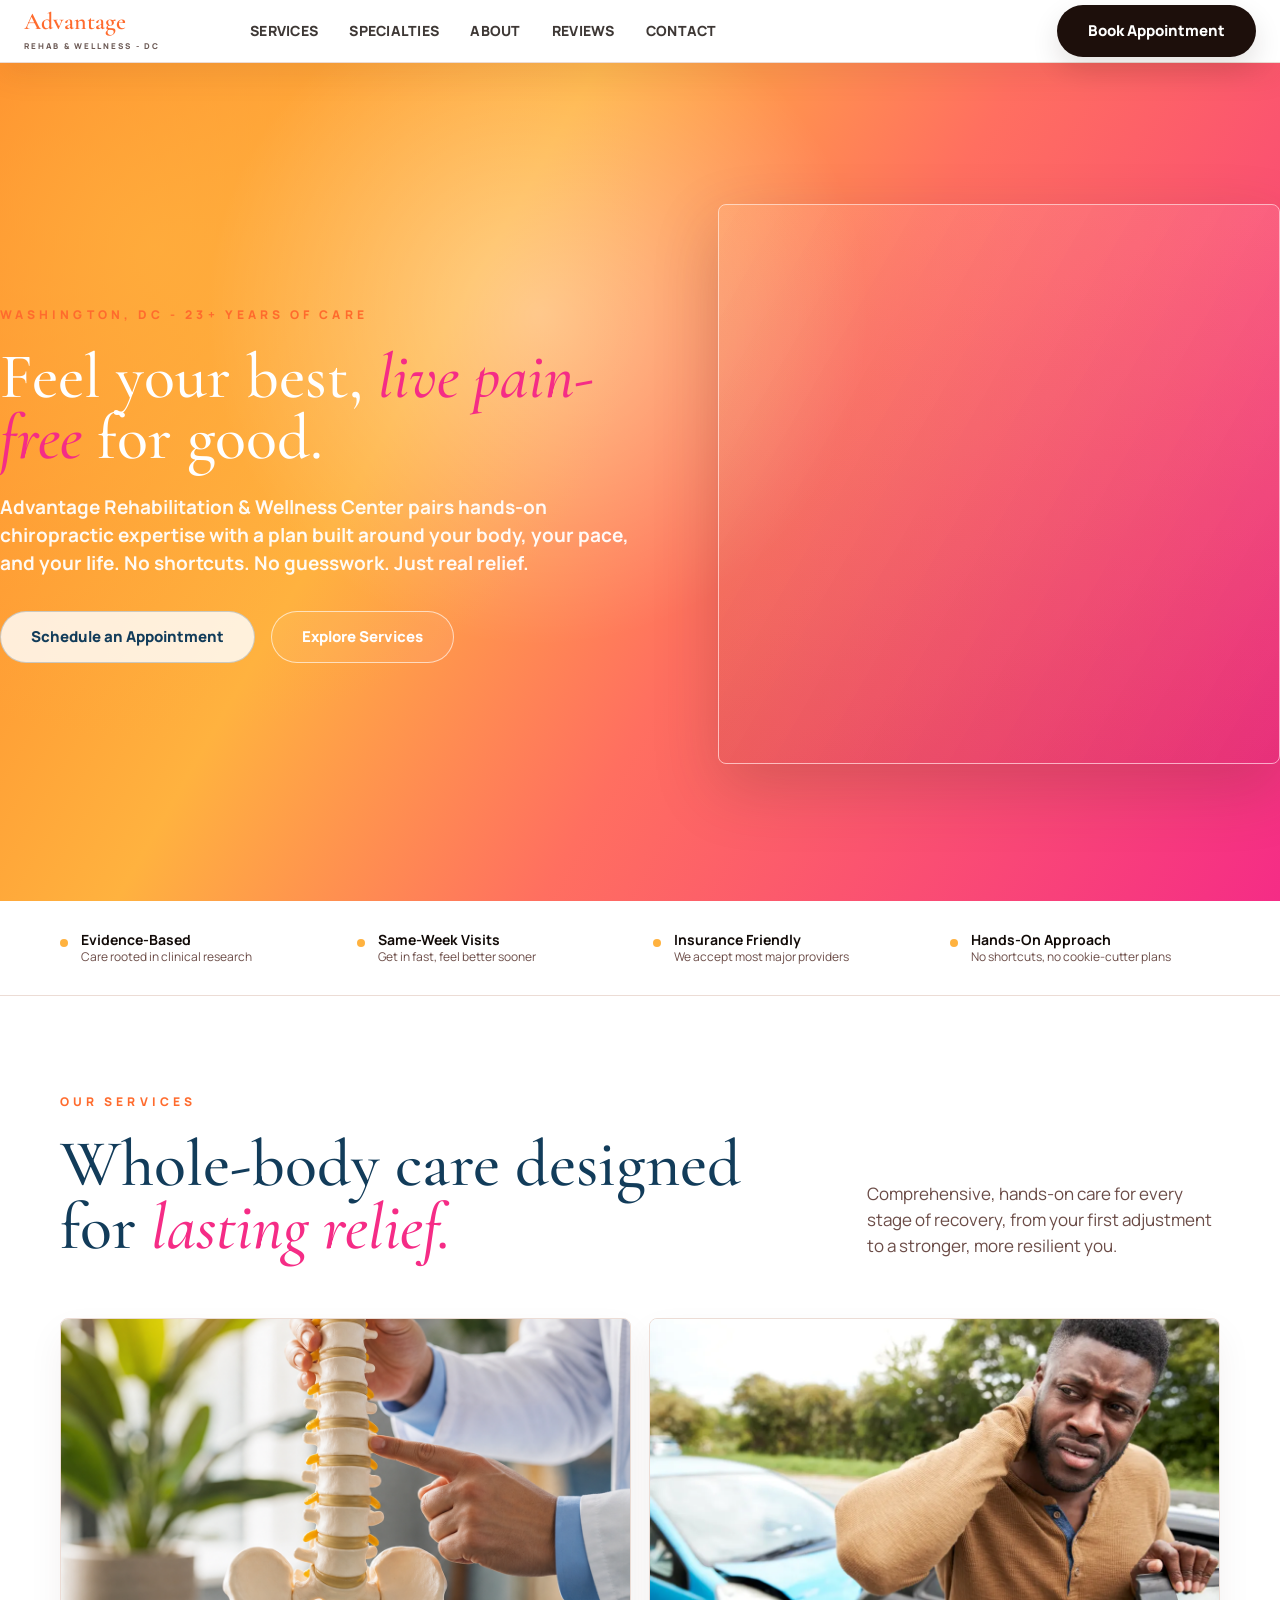
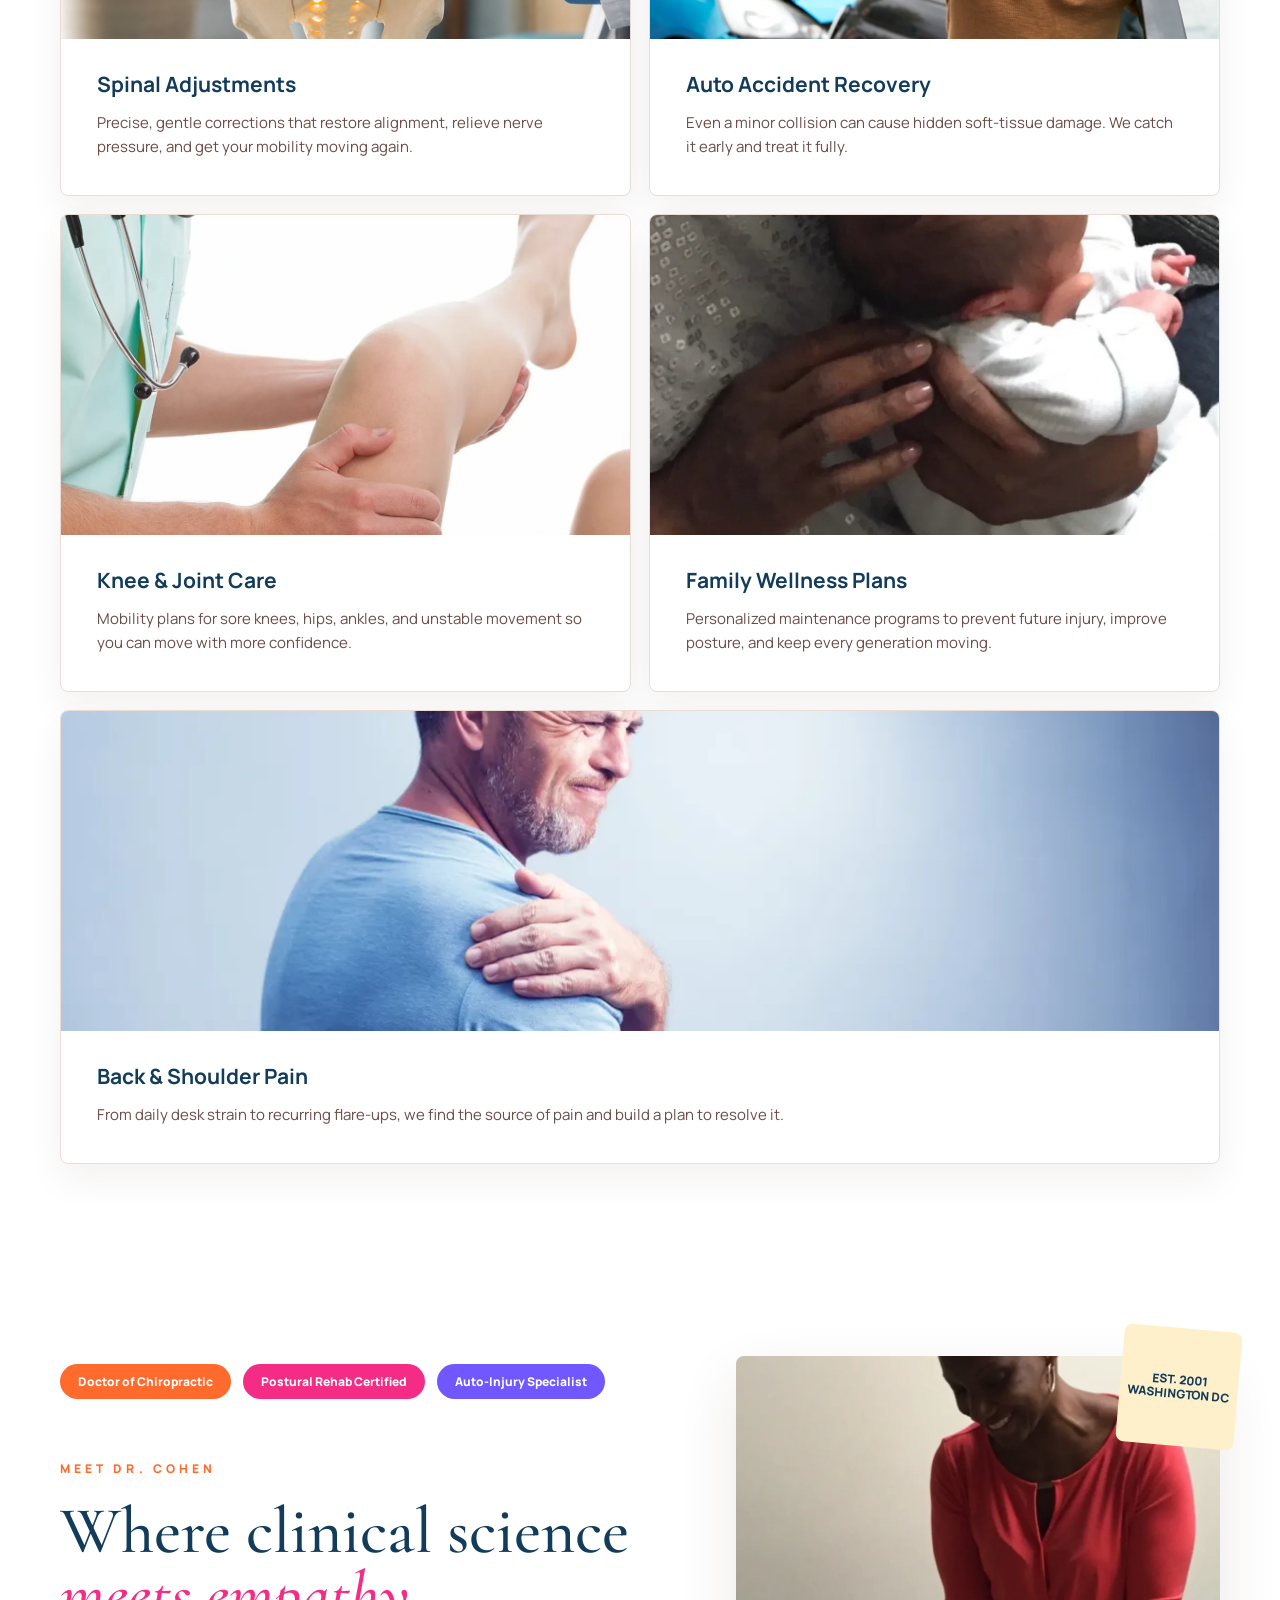
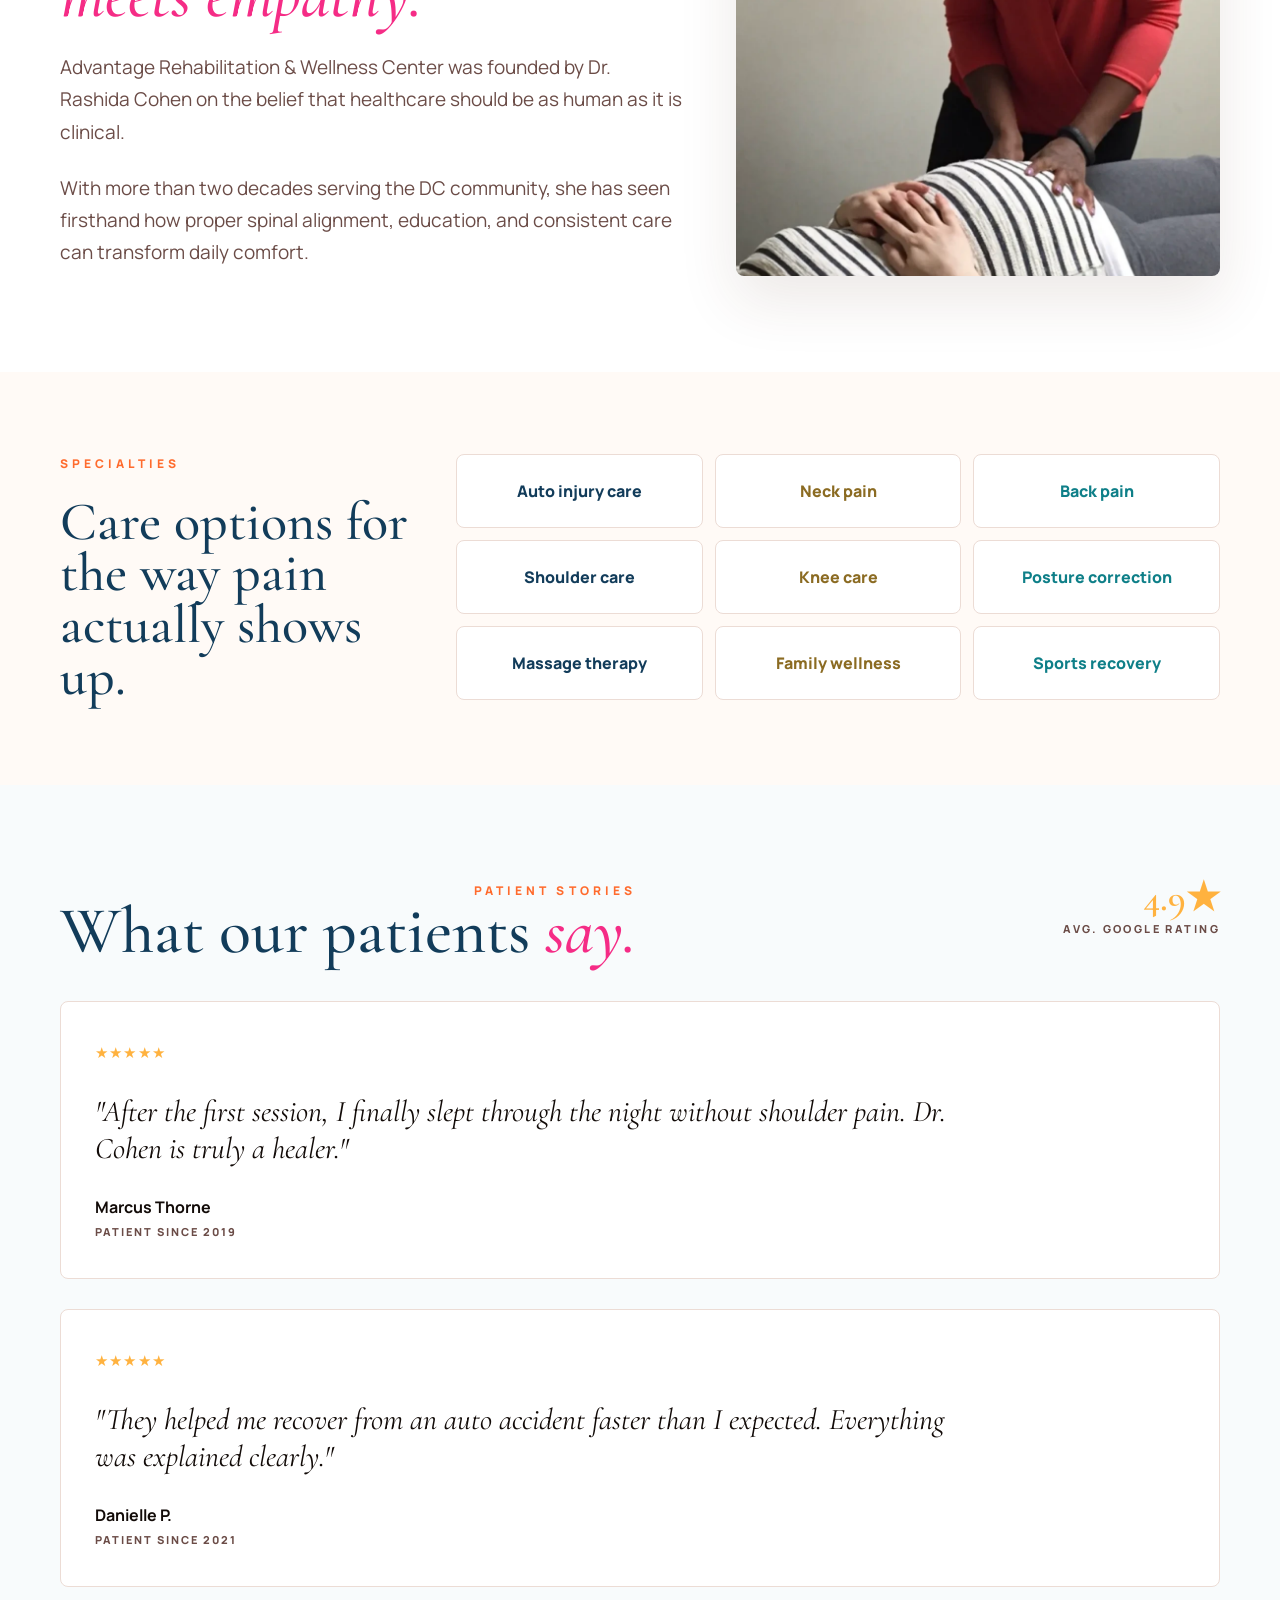
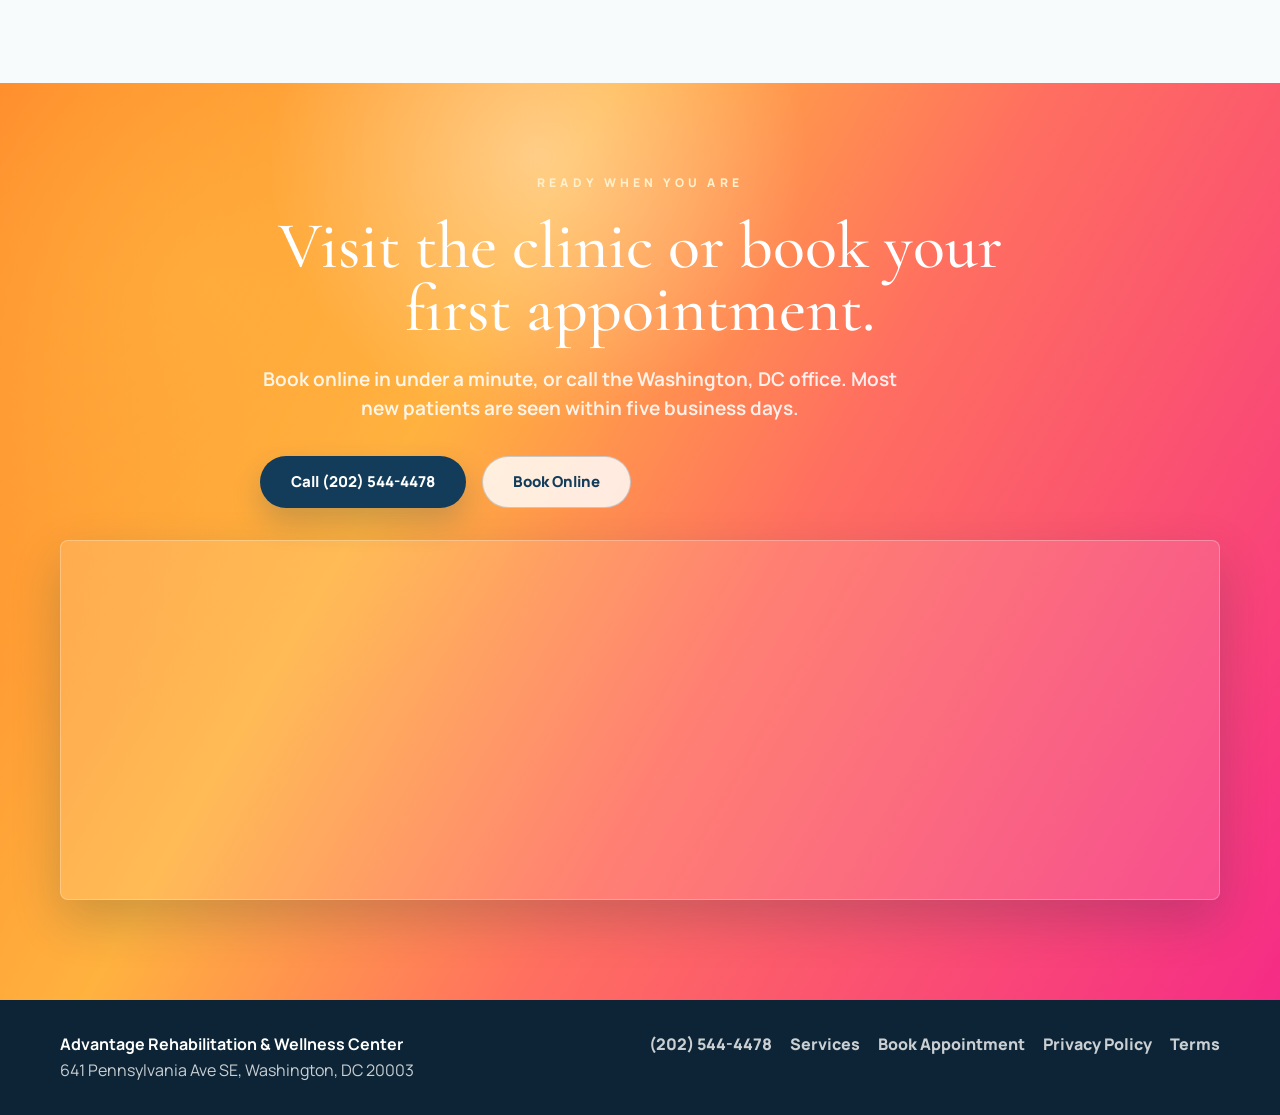
<file: index.html>
<!DOCTYPE html>
<html lang="en">
<head>
  <meta charset="UTF-8">
  <meta name="viewport" content="width=device-width, initial-scale=1.0">
  <title>Advantage Rehabilitation & Wellness Center | Caring Chiropractor DC</title>
  <meta name="description" content="Modern chiropractic care in Washington, DC with Dr. Rashida Cohen. Auto accident recovery, back pain, family wellness, posture, joint care, and same-week appointments.">
  <link rel="preconnect" href="https://fonts.googleapis.com">
  <link rel="preconnect" href="https://fonts.gstatic.com" crossorigin>
  <link href="https://fonts.googleapis.com/css2?family=Cormorant+Garamond:ital,wght@0,500;0,600;1,500;1,600&family=Manrope:wght@400;500;600;700;800&display=swap" rel="stylesheet">
  <link rel="stylesheet" href="css/gradient-cta.css?v=20260702l">
</head>
<body>
  <header class="site-header">
    <nav class="nav-shell" aria-label="Primary navigation">
      <a href="#top" class="brand" aria-label="Advantage Rehabilitation home">
        <span>
          Advantage
          <small>Rehab & Wellness - DC</small>
        </span>
      </a>

      <button class="menu-toggle" id="menuToggle" type="button" aria-label="Open navigation" aria-controls="navLinks" aria-expanded="false">
        <span></span><span></span><span></span>
      </button>

      <ul class="nav-links" id="navLinks">
        <li><a href="#services">Services</a></li>
        <li><a href="#specialties">Specialties</a></li>
        <li><a href="#about">About</a></li>
        <li><a href="#reviews">Reviews</a></li>
        <li><a href="#contact">Contact</a></li>
      </ul>

      <a class="nav-action" href="#contact">Book Appointment</a>
    </nav>
  </header>

  <main id="top">
    <section class="hero">
      <div class="wrap hero-layout">
        <div class="hero-copy">
          <p class="eyebrow">Washington, DC - 23+ Years of Care</p>
          <h1>Feel your best, <em>live pain-free</em> for good.</h1>
          <p>Advantage Rehabilitation & Wellness Center pairs hands-on chiropractic expertise with a plan built around your body, your pace, and your life. No shortcuts. No guesswork. Just real relief.</p>
          <div class="hero-actions">
            <a href="#contact" class="btn btn-secondary">Schedule an Appointment</a>
            <a href="#services" class="btn btn-outline">Explore Services</a>
          </div>
        </div>
        <div class="hero-media" aria-label="Chiropractic care photo slideshow">
          <img src="images/ai-care-consultation.png" alt="Chiropractic consultation in a modern clinic">
          <img src="images/ai-hero-clinic.png" alt="Modern chiropractic wellness consultation">
          <img src="images/ai-spine-thumbnail.png" alt="Spinal alignment model in a modern clinic">
          <img src="images/dr-cohen-adjustment.webp" alt="Dr. Rashida Cohen performing a chiropractic adjustment">
          <div class="hero-logo-card" aria-hidden="true">
            <span>Advantage</span>
            <strong>Rehab & Wellness</strong>
            <small>DC</small>
          </div>
        </div>
      </div>
    </section>

    <section class="proof">
      <div class="wrap proof-grid" aria-label="Practice highlights">
        <div><i></i><strong>Evidence-Based</strong><span>Care rooted in clinical research</span></div>
        <div><i></i><strong>Same-Week Visits</strong><span>Get in fast, feel better sooner</span></div>
        <div><i></i><strong>Insurance Friendly</strong><span>We accept most major providers</span></div>
        <div><i></i><strong>Hands-On Approach</strong><span>No shortcuts, no cookie-cutter plans</span></div>
      </div>
    </section>

    <section class="section services" id="services">
      <div class="wrap">
        <div class="section-heading split">
          <div>
            <p class="eyebrow">Our Services</p>
            <h2>Whole-body care designed for <em>lasting relief.</em></h2>
          </div>
          <p>Comprehensive, hands-on care for every stage of recovery, from your first adjustment to a stronger, more resilient you.</p>
        </div>

        <div class="service-grid">
          <article class="service-card">
            <img src="images/ai-spine-thumbnail.png" alt="Spinal alignment care in a modern clinic">
            <div>
              <h3>Spinal Adjustments</h3>
              <p>Precise, gentle corrections that restore alignment, relieve nerve pressure, and get your mobility moving again.</p>
            </div>
          </article>
          <article class="service-card">
            <img src="images/auto-accident-neck-pain.webp" alt="Auto accident neck pain">
            <div>
              <h3>Auto Accident Recovery</h3>
              <p>Even a minor collision can cause hidden soft-tissue damage. We catch it early and treat it fully.</p>
            </div>
          </article>
          <article class="service-card">
            <img src="images/knee-exam.webp" alt="Knee and joint examination">
            <div>
              <h3>Knee & Joint Care</h3>
              <p>Mobility plans for sore knees, hips, ankles, and unstable movement so you can move with more confidence.</p>
            </div>
          </article>
          <article class="service-card">
            <img src="images/newborn-held.webp" alt="Newborn held gently">
            <div>
              <h3>Family Wellness Plans</h3>
              <p>Personalized maintenance programs to prevent future injury, improve posture, and keep every generation moving.</p>
            </div>
          </article>
          <article class="service-card">
            <img src="images/shoulder-pain-color.webp" alt="Person experiencing shoulder pain">
            <div>
              <h3>Back & Shoulder Pain</h3>
              <p>From daily desk strain to recurring flare-ups, we find the source of pain and build a plan to resolve it.</p>
            </div>
          </article>
        </div>
      </div>
    </section>

    <section class="section about" id="about">
      <div class="wrap about-layout">
        <div class="about-copy">
          <div class="credential-row">
            <span>Doctor of Chiropractic</span>
            <span>Postural Rehab Certified</span>
            <span>Auto-Injury Specialist</span>
          </div>
          <p class="eyebrow">Meet Dr. Cohen</p>
          <h2>Where clinical science <em>meets empathy.</em></h2>
          <p>Advantage Rehabilitation & Wellness Center was founded by Dr. Rashida Cohen on the belief that healthcare should be as human as it is clinical.</p>
          <p>With more than two decades serving the DC community, she has seen firsthand how proper spinal alignment, education, and consistent care can transform daily comfort.</p>
        </div>
        <div class="about-image">
          <img src="images/dr-cohen-adjustment.webp" alt="Dr. Rashida Cohen performing a chiropractic adjustment">
          <div>Est. 2001<br>Washington DC</div>
        </div>
      </div>
    </section>

    <section class="specialties" id="specialties">
      <div class="wrap specialty-layout">
        <div>
          <p class="eyebrow">Specialties</p>
          <h2>Care options for the way pain actually shows up.</h2>
        </div>
        <div class="specialty-list">
          <span>Auto injury care</span>
          <span>Neck pain</span>
          <span>Back pain</span>
          <span>Shoulder care</span>
          <span>Knee care</span>
          <span>Posture correction</span>
          <span>Massage therapy</span>
          <span>Family wellness</span>
          <span>Sports recovery</span>
        </div>
      </div>
    </section>

    <section class="section reviews" id="reviews">
      <div class="wrap">
        <div class="review-heading">
          <div>
            <p class="eyebrow">Patient Stories</p>
            <h2>What our patients <em>say.</em></h2>
          </div>
          <p><strong>4.9★</strong><span>Avg. Google Rating</span></p>
        </div>

        <div class="review-grid">
          <article>
            <span>★★★★★</span>
            <p>"After the first session, I finally slept through the night without shoulder pain. Dr. Cohen is truly a healer."</p>
            <strong>Marcus Thorne</strong>
            <small>Patient since 2019</small>
          </article>
          <article>
            <span>★★★★★</span>
            <p>"They helped me recover from an auto accident faster than I expected. Everything was explained clearly."</p>
            <strong>Danielle P.</strong>
            <small>Patient since 2021</small>
          </article>
        </div>
      </div>
    </section>

    <section class="contact" id="contact">
      <div class="wrap">
        <div class="contact-card">
          <div>
            <p class="eyebrow">Ready when you are</p>
            <h2>Visit the clinic or book your first appointment.</h2>
            <p>Book online in under a minute, or call the Washington, DC office. Most new patients are seen within five business days.</p>
            <div class="contact-actions">
              <a href="tel:2025444478" class="btn btn-primary">Call (202) 544-4478</a>
              <a href="#contact" class="btn btn-secondary">Book Online</a>
            </div>
          </div>
        </div>
        <div class="map-panel" aria-label="Map to Advantage Rehabilitation & Wellness Center">
          <iframe
            title="Map to Advantage Rehabilitation & Wellness Center"
            src="https://www.google.com/maps?q=641%20Pennsylvania%20Ave%20SE%2C%20Washington%2C%20DC%2020003&output=embed"
            loading="lazy"
            referrerpolicy="no-referrer-when-downgrade"></iframe>
        </div>
      </div>
    </section>
  </main>

  <footer class="site-footer">
    <div class="wrap footer-inner">
      <p><strong>Advantage Rehabilitation & Wellness Center</strong><br>641 Pennsylvania Ave SE, Washington, DC 20003</p>
      <div>
        <a href="tel:2025444478">(202) 544-4478</a>
        <a href="#services">Services</a>
        <a href="#contact">Book Appointment</a>
        <a href="privacy.html">Privacy Policy</a>
        <a href="terms.html">Terms</a>
      </div>
    </div>
  </footer>

  <script src="js/main.js"></script>
</body>
</html>
</file>
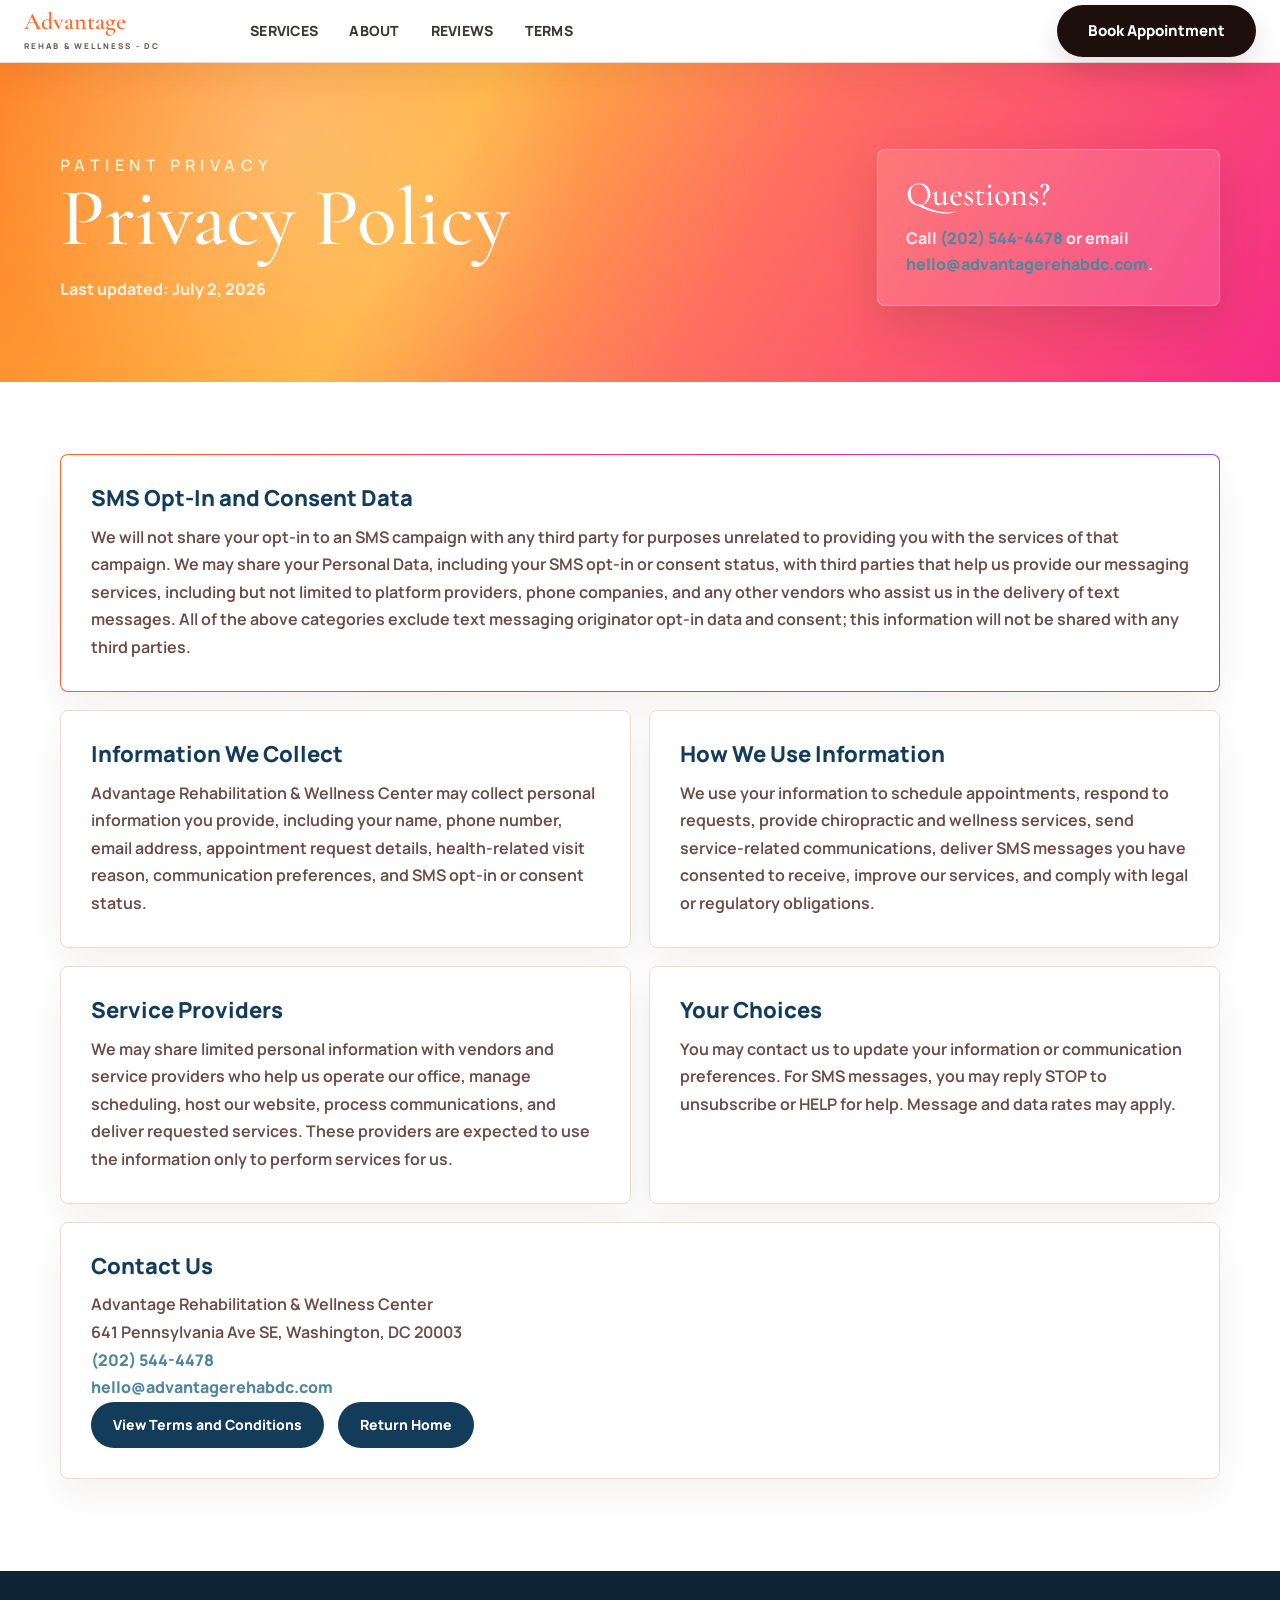
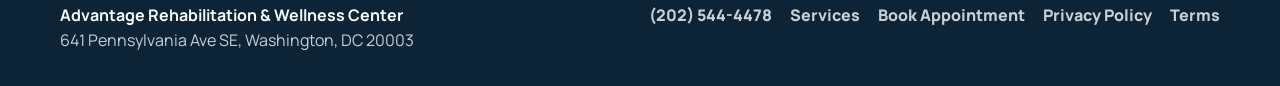
<file: privacy.html>
<!DOCTYPE html>
<html lang="en">
<head>
  <meta charset="UTF-8">
  <meta name="viewport" content="width=device-width, initial-scale=1.0">
  <title>Privacy Policy | Advantage Rehabilitation & Wellness Center</title>
  <meta name="description" content="Privacy Policy for Advantage Rehabilitation & Wellness Center, including SMS opt-in and messaging privacy terms.">
  <link rel="preconnect" href="https://fonts.googleapis.com">
  <link rel="preconnect" href="https://fonts.gstatic.com" crossorigin>
  <link href="https://fonts.googleapis.com/css2?family=Cormorant+Garamond:ital,wght@0,500;0,600;1,500;1,600&family=Manrope:wght@400;500;600;700;800;900&display=swap" rel="stylesheet">
  <link rel="stylesheet" href="css/gradient-cta.css?v=20260702l">
</head>
<body>
  <header class="site-header">
    <nav class="nav-shell" aria-label="Primary navigation">
      <a href="index.html#top" class="brand" aria-label="Advantage Rehabilitation home">
        <span>
          Advantage
          <small>Rehab & Wellness - DC</small>
        </span>
      </a>
      <ul class="nav-links">
        <li><a href="index.html#services">Services</a></li>
        <li><a href="index.html#about">About</a></li>
        <li><a href="index.html#reviews">Reviews</a></li>
        <li><a href="terms.html">Terms</a></li>
      </ul>
      <a class="nav-action" href="index.html#contact">Book Appointment</a>
    </nav>
  </header>

  <main class="legal-page">
    <section class="legal-hero">
      <div class="wrap legal-hero-grid">
        <div>
          <p class="eyebrow">Patient Privacy</p>
          <h1>Privacy Policy</h1>
          <p class="updated">Last updated: July 2, 2026</p>
        </div>
        <aside>
          <strong>Questions?</strong>
          <span>Call <a href="tel:2025444478">(202) 544-4478</a> or email <a href="mailto:hello@advantagerehabdc.com">hello@advantagerehabdc.com</a>.</span>
        </aside>
      </div>
    </section>

    <section class="legal-content wrap">
      <div class="legal-card legal-highlight">
        <h2>SMS Opt-In and Consent Data</h2>
        <p>We will not share your opt-in to an SMS campaign with any third party for purposes unrelated to providing you with the services of that campaign. We may share your Personal Data, including your SMS opt-in or consent status, with third parties that help us provide our messaging services, including but not limited to platform providers, phone companies, and any other vendors who assist us in the delivery of text messages. All of the above categories exclude text messaging originator opt-in data and consent; this information will not be shared with any third parties.</p>
      </div>

      <div class="legal-card">
        <h2>Information We Collect</h2>
        <p>Advantage Rehabilitation & Wellness Center may collect personal information you provide, including your name, phone number, email address, appointment request details, health-related visit reason, communication preferences, and SMS opt-in or consent status.</p>
      </div>

      <div class="legal-card">
        <h2>How We Use Information</h2>
        <p>We use your information to schedule appointments, respond to requests, provide chiropractic and wellness services, send service-related communications, deliver SMS messages you have consented to receive, improve our services, and comply with legal or regulatory obligations.</p>
      </div>

      <div class="legal-card">
        <h2>Service Providers</h2>
        <p>We may share limited personal information with vendors and service providers who help us operate our office, manage scheduling, host our website, process communications, and deliver requested services. These providers are expected to use the information only to perform services for us.</p>
      </div>

      <div class="legal-card">
        <h2>Your Choices</h2>
        <p>You may contact us to update your information or communication preferences. For SMS messages, you may reply STOP to unsubscribe or HELP for help. Message and data rates may apply.</p>
      </div>

      <div class="legal-card legal-contact-card">
        <h2>Contact Us</h2>
        <p>Advantage Rehabilitation & Wellness Center<br>641 Pennsylvania Ave SE, Washington, DC 20003<br><a href="tel:2025444478">(202) 544-4478</a><br><a href="mailto:hello@advantagerehabdc.com">hello@advantagerehabdc.com</a></p>
        <p class="legal-links"><a href="terms.html">View Terms and Conditions</a><a href="index.html">Return Home</a></p>
      </div>
    </section>
  </main>

  <footer class="site-footer">
    <div class="wrap footer-inner">
      <p><strong>Advantage Rehabilitation & Wellness Center</strong><br>641 Pennsylvania Ave SE, Washington, DC 20003</p>
      <div>
        <a href="tel:2025444478">(202) 544-4478</a>
        <a href="index.html#services">Services</a>
        <a href="index.html#contact">Book Appointment</a>
        <a href="privacy.html">Privacy Policy</a>
        <a href="terms.html">Terms</a>
      </div>
    </div>
  </footer>
</body>
</html>
</file>
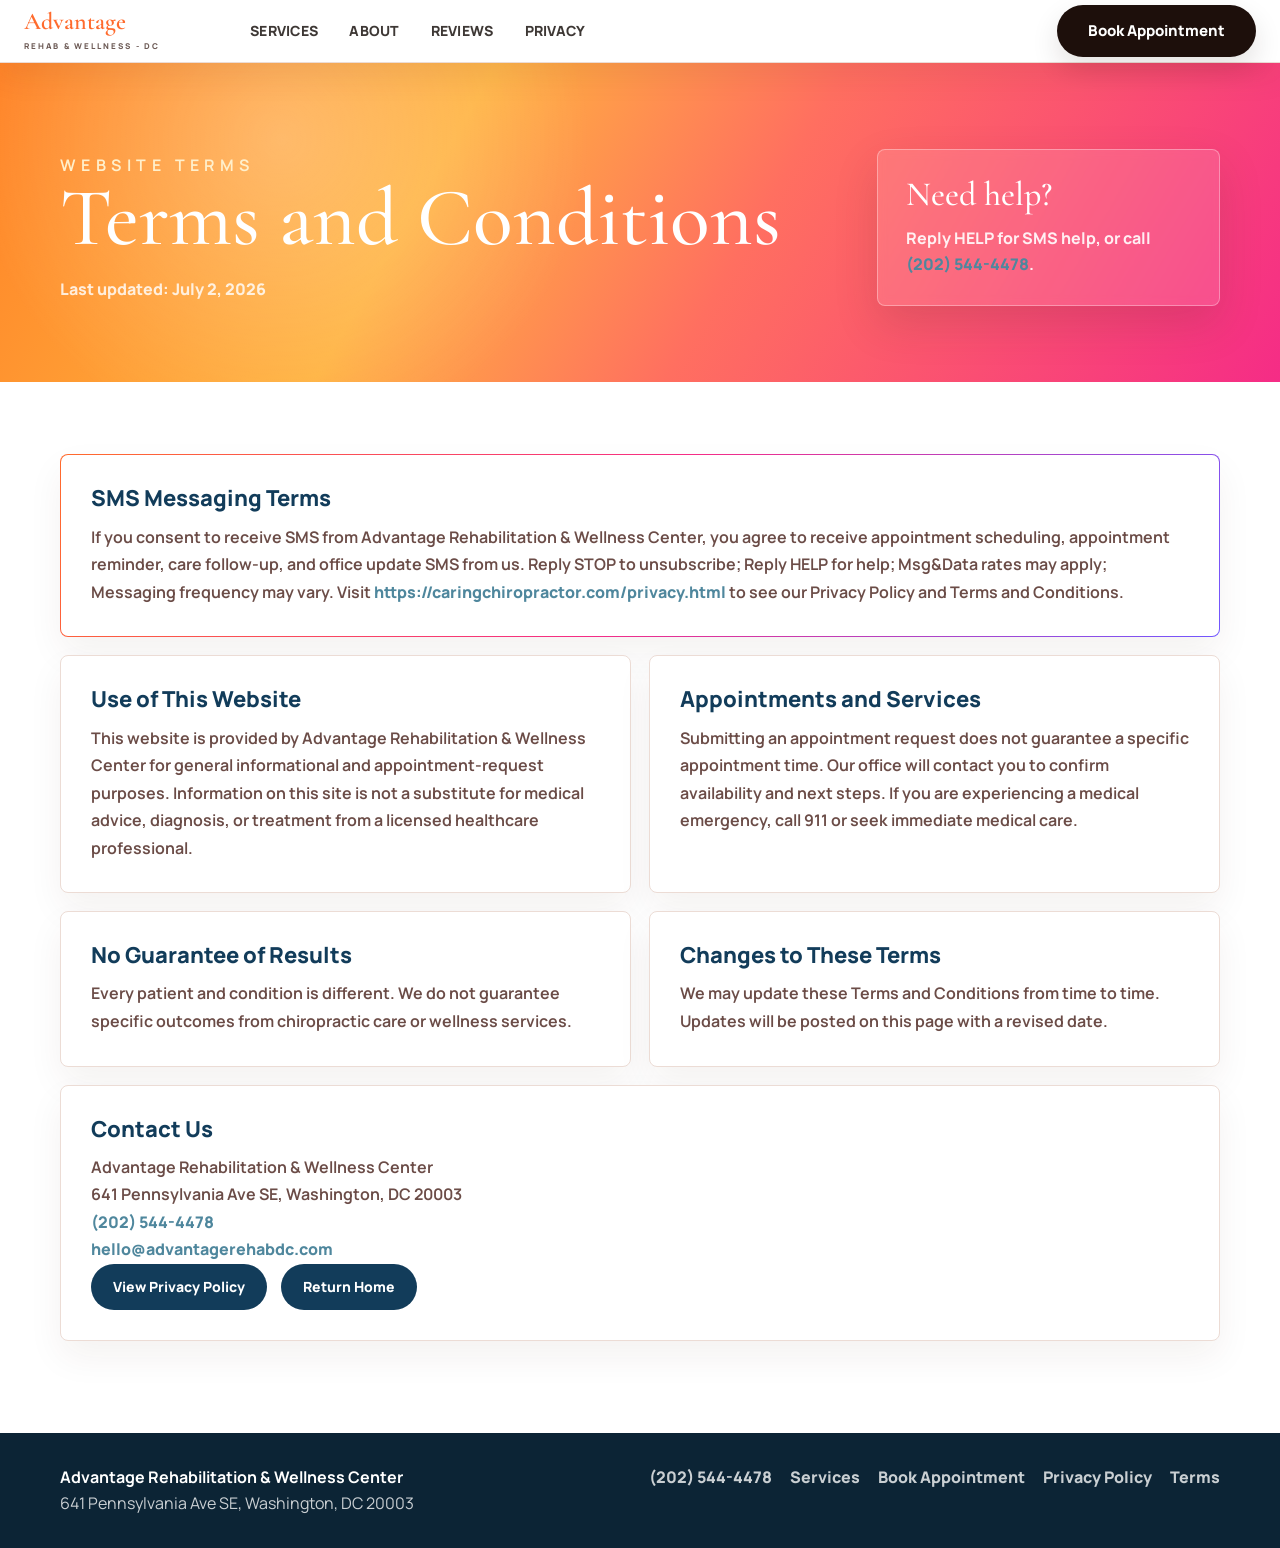
<file: terms.html>
<!DOCTYPE html>
<html lang="en">
<head>
  <meta charset="UTF-8">
  <meta name="viewport" content="width=device-width, initial-scale=1.0">
  <title>Terms and Conditions | Advantage Rehabilitation & Wellness Center</title>
  <meta name="description" content="Terms and Conditions for Advantage Rehabilitation & Wellness Center, including SMS messaging terms.">
  <link rel="preconnect" href="https://fonts.googleapis.com">
  <link rel="preconnect" href="https://fonts.gstatic.com" crossorigin>
  <link href="https://fonts.googleapis.com/css2?family=Cormorant+Garamond:ital,wght@0,500;0,600;1,500;1,600&family=Manrope:wght@400;500;600;700;800;900&display=swap" rel="stylesheet">
  <link rel="stylesheet" href="css/gradient-cta.css?v=20260702l">
</head>
<body>
  <header class="site-header">
    <nav class="nav-shell" aria-label="Primary navigation">
      <a href="index.html#top" class="brand" aria-label="Advantage Rehabilitation home">
        <span>
          Advantage
          <small>Rehab & Wellness - DC</small>
        </span>
      </a>
      <ul class="nav-links">
        <li><a href="index.html#services">Services</a></li>
        <li><a href="index.html#about">About</a></li>
        <li><a href="index.html#reviews">Reviews</a></li>
        <li><a href="privacy.html">Privacy</a></li>
      </ul>
      <a class="nav-action" href="index.html#contact">Book Appointment</a>
    </nav>
  </header>

  <main class="legal-page">
    <section class="legal-hero">
      <div class="wrap legal-hero-grid">
        <div>
          <p class="eyebrow">Website Terms</p>
          <h1>Terms and Conditions</h1>
          <p class="updated">Last updated: July 2, 2026</p>
        </div>
        <aside>
          <strong>Need help?</strong>
          <span>Reply HELP for SMS help, or call <a href="tel:2025444478">(202) 544-4478</a>.</span>
        </aside>
      </div>
    </section>

    <section class="legal-content wrap">
      <div class="legal-card legal-highlight">
        <h2>SMS Messaging Terms</h2>
        <p>If you consent to receive SMS from Advantage Rehabilitation & Wellness Center, you agree to receive appointment scheduling, appointment reminder, care follow-up, and office update SMS from us. Reply STOP to unsubscribe; Reply HELP for help; Msg&Data rates may apply; Messaging frequency may vary. Visit <a href="https://caringchiropractor.com/privacy.html">https://caringchiropractor.com/privacy.html</a> to see our Privacy Policy and Terms and Conditions.</p>
      </div>

      <div class="legal-card">
        <h2>Use of This Website</h2>
        <p>This website is provided by Advantage Rehabilitation & Wellness Center for general informational and appointment-request purposes. Information on this site is not a substitute for medical advice, diagnosis, or treatment from a licensed healthcare professional.</p>
      </div>

      <div class="legal-card">
        <h2>Appointments and Services</h2>
        <p>Submitting an appointment request does not guarantee a specific appointment time. Our office will contact you to confirm availability and next steps. If you are experiencing a medical emergency, call 911 or seek immediate medical care.</p>
      </div>

      <div class="legal-card">
        <h2>No Guarantee of Results</h2>
        <p>Every patient and condition is different. We do not guarantee specific outcomes from chiropractic care or wellness services.</p>
      </div>

      <div class="legal-card">
        <h2>Changes to These Terms</h2>
        <p>We may update these Terms and Conditions from time to time. Updates will be posted on this page with a revised date.</p>
      </div>

      <div class="legal-card legal-contact-card">
        <h2>Contact Us</h2>
        <p>Advantage Rehabilitation & Wellness Center<br>641 Pennsylvania Ave SE, Washington, DC 20003<br><a href="tel:2025444478">(202) 544-4478</a><br><a href="mailto:hello@advantagerehabdc.com">hello@advantagerehabdc.com</a></p>
        <p class="legal-links"><a href="privacy.html">View Privacy Policy</a><a href="index.html">Return Home</a></p>
      </div>
    </section>
  </main>

  <footer class="site-footer">
    <div class="wrap footer-inner">
      <p><strong>Advantage Rehabilitation & Wellness Center</strong><br>641 Pennsylvania Ave SE, Washington, DC 20003</p>
      <div>
        <a href="tel:2025444478">(202) 544-4478</a>
        <a href="index.html#services">Services</a>
        <a href="index.html#contact">Book Appointment</a>
        <a href="privacy.html">Privacy Policy</a>
        <a href="terms.html">Terms</a>
      </div>
    </div>
  </footer>
</body>
</html>
</file>
<file: css/gradient-cta.css>
:root {
  --ink: #120b08;
  --body: #6b4c47;
  --blue: #4f879d;
  --blue-deep: #123c5a;
  --blue-soft: #e8f3f7;
  --sky: #8ab7ff;
  --electric: #4d7dff;
  --teal: #0e7f88;
  --gold: #ffb23f;
  --gold-soft: #fff0cc;
  --cream: #fffaf6;
  --orange: #ff6b2d;
  --tangerine: #ff9f26;
  --coral: #ff6f60;
  --pink: #f52c86;
  --violet: #7157ff;
  --plum: #8e58dc;
  --paper: #ffffff;
  --line: #ecdcd5;
  --shadow: 0 24px 60px rgba(83, 44, 31, 0.11);
}

* {
  box-sizing: border-box;
}

html {
  scroll-behavior: smooth;
}

body {
  margin: 0;
  color: var(--ink);
  background: var(--paper);
  font-family: "Manrope", Arial, sans-serif;
  line-height: 1.6;
}

button,
input,
select {
  font: inherit;
}

img {
  display: block;
  max-width: 100%;
}

a {
  color: inherit;
  text-decoration: none;
}

.wrap {
  width: min(1160px, calc(100% - 40px));
  margin: 0 auto;
}

.site-header {
  position: sticky;
  top: 0;
  z-index: 50;
  background: rgba(255, 255, 255, 0.97);
  border-bottom: 1px solid var(--line);
  box-shadow: 0 14px 30px rgba(83, 44, 31, 0.08);
  backdrop-filter: blur(16px);
}

.nav-shell {
  position: relative;
  min-height: 62px;
  display: flex;
  align-items: center;
  gap: 30px;
  padding: 0 24px;
}

.brand {
  position: relative;
  left: auto;
  top: auto;
  z-index: 2;
  width: 196px;
  height: auto;
  display: grid;
  place-items: start;
  border: 0;
  border-radius: 0;
  color: var(--orange);
  background: transparent;
  box-shadow: none;
  font-family: "Cormorant Garamond", Georgia, serif;
  font-size: 24px;
  font-style: normal;
  font-weight: 600;
  line-height: 0.82;
  text-align: left;
}

.brand::before,
.brand::after {
  display: none;
}

.brand small {
  display: block;
  margin-top: 9px;
  color: #6c5a55;
  font-family: "Manrope", Arial, sans-serif;
  font-size: 8px;
  font-style: normal;
  font-weight: 800;
  letter-spacing: 0.24em;
  line-height: 1.15;
  text-transform: uppercase;
  white-space: nowrap;
}

.nav-links {
  display: flex;
  gap: 31px;
  margin: 0;
  padding: 0;
  list-style: none;
  color: #3e3835;
  font-size: 14px;
  font-weight: 800;
  letter-spacing: 0.02em;
  text-transform: uppercase;
}

.nav-links a {
  padding: 26px 0;
}

.nav-links a:hover {
  color: var(--pink);
}

.btn,
.nav-action {
  display: inline-flex;
  align-items: center;
  justify-content: center;
  min-height: 52px;
  padding: 0 30px;
  border-radius: 999px;
  border: 1px solid transparent;
  font-size: 15px;
  font-weight: 900;
}

.nav-action {
  margin-left: auto;
  color: var(--paper);
  background: #1d0f0b;
  box-shadow: 0 12px 28px rgba(29, 15, 11, 0.12);
}

.btn-primary {
  color: var(--paper);
  background: var(--blue-deep);
  box-shadow: 0 14px 30px rgba(18, 60, 90, 0.22);
}

.btn-secondary {
  color: var(--blue-deep);
  border-color: rgba(18, 60, 90, 0.22);
  background: rgba(255, 255, 255, 0.82);
}

.menu-toggle {
  display: none;
  width: 46px;
  height: 46px;
  border: 0;
  border-radius: 50%;
  background: var(--blue-deep);
}

.menu-toggle span {
  display: block;
  width: 19px;
  height: 2px;
  margin: 4px auto;
  background: var(--paper);
}

.hero {
  position: relative;
  overflow: hidden;
  min-height: calc(100vh - 62px);
  display: grid;
  align-items: center;
  color: var(--paper);
  background:
    radial-gradient(circle at 42% 30%, rgba(255, 255, 255, 0.38), transparent 35%),
    radial-gradient(circle at 12% 22%, rgba(255, 178, 63, 0.74), transparent 38%),
    linear-gradient(120deg, #ff8327 0%, #ffb23f 34%, #ff6f60 58%, #f52c86 100%);
}

.hero-layout {
  position: relative;
  z-index: 2;
  width: 100%;
  min-height: calc(100vh - 62px);
  display: grid;
  grid-template-columns: minmax(0, 0.86fr) minmax(360px, 0.74fr);
  gap: clamp(28px, 5vw, 68px);
  align-items: center;
  justify-items: start;
  padding: 76px 0 72px;
}

.hero-copy {
  position: relative;
  z-index: 4;
  width: 100%;
  max-width: 720px;
  padding: 0;
  border: 0;
  border-radius: 0;
  background: transparent;
  box-shadow: none;
  text-align: left;
  backdrop-filter: none;
}

.hero-media {
  position: relative;
  inset: auto;
  z-index: 1;
  width: 100%;
  height: min(560px, 64vh);
  min-height: 420px;
  overflow: hidden;
  border: 1px solid rgba(255, 255, 255, 0.58);
  border-radius: 8px;
  box-shadow: 0 24px 64px rgba(83, 44, 31, 0.22);
}

.hero-media::after {
  content: "";
  position: absolute;
  inset: 0;
  background:
    linear-gradient(120deg, rgba(255, 131, 39, 0.1), rgba(245, 44, 134, 0.18)),
    linear-gradient(180deg, rgba(255, 255, 255, 0.12), rgba(18, 11, 8, 0.08));
}

.hero-media img {
  position: absolute;
  inset: 0;
  width: 100%;
  height: 100%;
  object-fit: cover;
  object-position: center;
  opacity: 0;
  transform: scale(1.08);
  animation: heroFade 24s infinite;
}

.hero-media img:nth-child(2) {
  animation-delay: 6s;
}

.hero-media img:nth-child(3) {
  animation-delay: 12s;
}

.hero-media img:nth-child(4) {
  animation-delay: 18s;
}

.hero-logo-card {
  display: none;
}

.hero-logo-card span {
  color: var(--paper);
  font-family: "Cormorant Garamond", Georgia, serif;
  font-size: 22px;
  line-height: 1;
}

.hero-logo-card strong,
.hero-logo-card small {
  font-size: 8px;
  font-weight: 900;
  letter-spacing: 0.22em;
  text-transform: uppercase;
}

@keyframes heroFade {
  0%,
  100% {
    opacity: 0;
    transform: scale(1.08);
  }

  5%,
  28% {
    opacity: 1;
  }

  35% {
    opacity: 0;
    transform: scale(1);
  }
}

.eyebrow {
  margin: 0 0 22px;
  color: #ff6b2d;
  font-size: 12px;
  font-weight: 900;
  letter-spacing: 0.34em;
  text-transform: uppercase;
}

h1,
h2,
h3 {
  margin: 0;
}

h1,
h2 {
  font-family: "Cormorant Garamond", Georgia, serif;
  font-weight: 500;
  line-height: 0.96;
  letter-spacing: 0;
}

h1 {
  color: var(--paper);
  font-size: clamp(46px, 5vw, 66px);
}

h2 {
  color: var(--blue-deep);
  font-size: clamp(42px, 5.7vw, 66px);
}

h1 em,
h2 em {
  color: var(--pink);
  font-style: italic;
  font-weight: 500;
}

h3 {
  color: var(--blue-deep);
  font-size: 21px;
  line-height: 1.25;
}

.hero-copy p:not(.eyebrow) {
  max-width: 650px;
  margin: 24px 0 0;
  color: rgba(255, 255, 255, 0.94);
  font-size: 19px;
  font-weight: 700;
  line-height: 1.48;
}

.hero-actions,
.contact-actions {
  display: flex;
  flex-wrap: wrap;
  justify-content: flex-start;
  gap: 16px;
  margin-top: 34px;
}

.btn-outline {
  color: var(--paper);
  border-color: rgba(255, 255, 255, 0.62);
  background: rgba(255, 255, 255, 0.06);
}

.proof {
  padding: 30px 0;
  background: var(--paper);
  border-bottom: 1px solid var(--line);
}

.proof-grid {
  display: grid;
  grid-template-columns: repeat(4, 1fr);
  gap: 26px;
}

.proof-grid div {
  display: grid;
  grid-template-columns: 9px 1fr;
  column-gap: 12px;
  align-items: start;
  color: var(--ink);
}

.proof-grid i {
  width: 8px;
  height: 8px;
  margin-top: 8px;
  border-radius: 50%;
  background: var(--gold);
}

.proof-grid strong {
  display: block;
  font-size: 14px;
  line-height: 1.25;
}

.proof-grid span {
  grid-column: 2;
  color: var(--body);
  font-size: 12px;
  line-height: 1.35;
}

.section {
  padding: 96px 0;
}

.split {
  display: grid;
  grid-template-columns: minmax(0, 0.82fr) minmax(260px, 0.38fr);
  gap: 44px;
  align-items: end;
  margin-bottom: 58px;
}

.section-heading > p {
  margin: 0;
  color: var(--body);
  font-size: 17px;
  line-height: 1.55;
}

.service-grid {
  display: grid;
  grid-template-columns: repeat(2, 1fr);
  gap: 18px;
}

.service-card {
  overflow: hidden;
  display: block;
  min-height: 0;
  padding: 0;
  border: 1px solid var(--line);
  border-radius: 8px;
  background: var(--paper);
  box-shadow: 0 16px 36px rgba(71, 37, 25, 0.06);
}

.service-card img {
  width: 100%;
  height: 320px;
  border-radius: 0;
  object-fit: cover;
}

.service-card div {
  min-width: 0;
  padding: 32px 36px 36px;
}

.service-card:nth-child(5) {
  grid-column: 1 / -1;
}

.service-card p {
  margin: 14px 0 0;
  color: var(--body);
  font-size: 15px;
}

.about {
  background: var(--paper);
}

.about-layout {
  display: grid;
  grid-template-columns: minmax(0, 0.9fr) minmax(360px, 0.7fr);
  gap: 54px;
  align-items: center;
}

.credential-row {
  display: flex;
  flex-wrap: wrap;
  gap: 12px;
  margin-bottom: 60px;
}

.credential-row span {
  padding: 8px 18px;
  border-radius: 999px;
  color: var(--paper);
  background: var(--orange);
  font-size: 12px;
  font-weight: 900;
}

.credential-row span:nth-child(2) {
  background: var(--pink);
}

.credential-row span:nth-child(3) {
  background: var(--violet);
}

.about-copy p:not(.eyebrow) {
  max-width: 830px;
  margin: 24px 0 0;
  color: var(--body);
  font-size: 19px;
  line-height: 1.7;
}

.about-image {
  position: relative;
}

.about-image img {
  width: 100%;
  height: 520px;
  border-radius: 8px;
  object-fit: cover;
  object-position: center 33%;
  box-shadow: var(--shadow);
}

.about-image div {
  position: absolute;
  top: -28px;
  right: -18px;
  width: 118px;
  height: 118px;
  display: grid;
  place-items: center;
  border-radius: 8px;
  color: var(--blue-deep);
  background: var(--gold-soft);
  font-size: 12px;
  font-weight: 900;
  line-height: 1.15;
  text-align: center;
  text-transform: uppercase;
  transform: rotate(5deg);
}

.specialties {
  padding: 82px 0;
  background: var(--cream);
}

.specialty-layout {
  display: grid;
  grid-template-columns: minmax(280px, 0.48fr) 1fr;
  gap: 30px;
  align-items: start;
}

.specialty-layout h2 {
  font-size: clamp(36px, 4.6vw, 54px);
}

.specialty-list {
  display: grid;
  grid-template-columns: repeat(3, 1fr);
  gap: 12px;
}

.specialty-list span {
  display: grid;
  place-items: center;
  min-height: 74px;
  padding: 17px;
  border: 1px solid var(--line);
  border-radius: 8px;
  background: var(--paper);
  color: var(--blue-deep);
  font-weight: 800;
  text-align: center;
}

.specialty-list span:nth-child(3n+2) {
  color: #8b6b22;
}

.specialty-list span:nth-child(3n) {
  color: var(--teal);
}

.reviews {
  background: #f8fbfc;
}

.review-heading {
  display: flex;
  justify-content: space-between;
  gap: 32px;
  align-items: start;
  margin-bottom: 38px;
}

.review-heading p {
  margin: 0;
  text-align: right;
  text-transform: uppercase;
}

.review-heading strong {
  display: block;
  color: var(--gold);
  font-family: "Cormorant Garamond", Georgia, serif;
  font-size: 38px;
  font-weight: 600;
  line-height: 0.9;
}

.review-heading span {
  color: var(--body);
  font-size: 11px;
  font-weight: 900;
  letter-spacing: 0.22em;
}

.review-grid {
  display: grid;
  gap: 30px;
}

.review-grid article {
  padding: 38px 34px;
  border: 1px solid var(--line);
  border-radius: 8px;
  background: var(--paper);
}

.review-grid span {
  color: var(--gold);
  font-size: 15px;
  letter-spacing: 0.08em;
}

.review-grid p {
  margin: 28px 0;
  max-width: 870px;
  font-family: "Cormorant Garamond", Georgia, serif;
  font-size: 30px;
  font-style: italic;
  line-height: 1.22;
}

.review-grid strong,
.review-grid small {
  display: block;
}

.review-grid small {
  margin-top: 2px;
  color: var(--body);
  font-size: 11px;
  font-weight: 800;
  letter-spacing: 0.18em;
  text-transform: uppercase;
}

.contact {
  padding: 90px 0 100px;
  color: var(--paper);
  background:
    radial-gradient(circle at 42% 8%, rgba(255, 255, 255, 0.38), transparent 24%),
    radial-gradient(circle at 16% 22%, rgba(255, 178, 63, 0.72), transparent 34%),
    linear-gradient(120deg, #ff8327 0%, #ffb23f 34%, #ff6f60 58%, #f52c86 100%);
}

.contact-card {
  display: grid;
  grid-template-columns: minmax(0, 760px);
  gap: 44px;
  align-items: start;
  justify-content: center;
  text-align: center;
}

.contact-card h2 {
  color: var(--paper);
}

.contact-card p:not(.eyebrow) {
  max-width: 640px;
  margin: 24px 0 0;
  color: rgba(255, 255, 255, 0.88);
  font-size: 19px;
  font-weight: 650;
  line-height: 1.5;
}

.contact .eyebrow {
  color: var(--gold-soft);
}

.clinic-card {
  padding: 34px 32px;
  border: 1px solid rgba(255, 255, 255, 0.24);
  border-radius: 8px;
  background: rgba(255, 255, 255, 0.1);
  backdrop-filter: blur(4px);
}

.clinic-card h3 {
  margin-bottom: 22px;
  color: var(--paper);
  font-family: "Cormorant Garamond", Georgia, serif;
  font-size: 34px;
  font-weight: 500;
}

.clinic-card dl {
  margin: 0;
}

.clinic-card div {
  display: grid;
  grid-template-columns: 126px minmax(0, 1fr);
  gap: 22px;
  padding: 18px 0;
  border-top: 1px solid rgba(255, 255, 255, 0.2);
}

.clinic-card dt,
.clinic-card dd {
  margin: 0;
}

.clinic-card dt {
  color: var(--gold-soft);
  font-size: 12px;
  font-weight: 900;
  letter-spacing: 0.12em;
  text-transform: uppercase;
}

.clinic-card dd {
  min-width: 0;
  font-weight: 800;
  text-align: right;
  overflow-wrap: anywhere;
}

.map-panel {
  overflow: hidden;
  height: 360px;
  margin-top: 32px;
  border: 1px solid rgba(255, 255, 255, 0.28);
  border-radius: 8px;
  background: rgba(255, 255, 255, 0.12);
  box-shadow: 0 20px 50px rgba(10, 38, 58, 0.2);
}

.map-panel iframe {
  width: 100%;
  height: 100%;
  border: 0;
  filter: saturate(0.82) contrast(1.05);
}

.site-footer {
  padding: 32px 0;
  color: rgba(255, 255, 255, 0.78);
  background: #0c2435;
}

.footer-inner {
  display: flex;
  justify-content: space-between;
  gap: 24px;
}

.footer-inner p {
  margin: 0;
}

.footer-inner strong {
  color: var(--paper);
}

.footer-inner div {
  display: flex;
  flex-wrap: wrap;
  gap: 18px;
  font-weight: 800;
}

.legal-page {
  background: var(--paper);
}

.legal-hero {
  padding: 86px 0 76px;
  color: var(--paper);
  background:
    radial-gradient(circle at 22% 24%, rgba(255, 255, 255, 0.26), transparent 30%),
    linear-gradient(120deg, #ff8327 0%, #ffb23f 34%, #ff6f60 58%, #f52c86 100%);
}

.legal-hero-grid {
  display: grid;
  grid-template-columns: minmax(0, 0.95fr) minmax(280px, 0.42fr);
  gap: 42px;
  align-items: center;
}

.legal-hero h1 {
  max-width: 760px;
  color: var(--paper);
  font-size: clamp(50px, 7vw, 82px);
}

.legal-page .updated {
  margin: 18px 0 0;
  color: rgba(255, 255, 255, 0.82);
  font-weight: 800;
}

.legal-hero .eyebrow {
  color: var(--gold-soft);
}

.legal-hero aside {
  padding: 28px;
  border: 1px solid rgba(255, 255, 255, 0.34);
  border-radius: 8px;
  background: rgba(255, 255, 255, 0.12);
  box-shadow: 0 18px 44px rgba(83, 44, 31, 0.16);
  backdrop-filter: blur(5px);
}

.legal-hero aside strong,
.legal-hero aside span {
  display: block;
}

.legal-hero aside strong {
  color: var(--paper);
  font-family: "Cormorant Garamond", Georgia, serif;
  font-size: 34px;
  font-weight: 500;
  line-height: 1;
}

.legal-hero aside span {
  margin-top: 14px;
  color: rgba(255, 255, 255, 0.9);
  font-weight: 750;
}

.legal-hero a {
  color: var(--paper);
  font-weight: 900;
}

.legal-content {
  display: grid;
  grid-template-columns: repeat(2, minmax(0, 1fr));
  gap: 18px;
  padding: 72px 0 92px;
}

.legal-card {
  padding: 30px;
  border: 1px solid var(--line);
  border-radius: 8px;
  background: var(--paper);
  box-shadow: 0 16px 36px rgba(71, 37, 25, 0.06);
}

.legal-highlight,
.legal-contact-card {
  grid-column: 1 / -1;
}

.legal-highlight {
  background:
    linear-gradient(var(--paper), var(--paper)) padding-box,
    linear-gradient(120deg, var(--orange), var(--pink), var(--violet)) border-box;
  border: 1px solid transparent;
}

.legal-page h2 {
  margin: 0 0 12px;
  font-family: "Manrope", Arial, sans-serif;
  font-size: 22px;
  font-weight: 900;
  line-height: 1.2;
}

.legal-page p {
  margin: 0;
  color: var(--body);
  font-size: 16px;
  font-weight: 650;
  line-height: 1.72;
}

.legal-page a {
  color: var(--blue);
  font-weight: 900;
}

.legal-links {
  display: flex;
  flex-wrap: wrap;
  gap: 14px;
  margin-top: 24px;
}

.legal-links a {
  display: inline-flex;
  min-height: 46px;
  align-items: center;
  justify-content: center;
  padding: 0 22px;
  border-radius: 999px;
  color: var(--paper);
  background: var(--blue-deep);
  font-size: 14px;
}

@media (max-width: 1040px) {
  .nav-shell {
    min-height: 74px;
    padding-left: 18px;
  }

  .brand {
    width: 184px;
    height: auto;
    font-size: 23px;
  }

  .brand small {
    font-size: 7px;
    letter-spacing: 0.2em;
  }

  .nav-links {
    gap: 18px;
    font-size: 12px;
  }

  .nav-links a {
    padding: 30px 0;
  }
}

@media (max-width: 960px) {
  .nav-action {
    display: none;
  }

  .menu-toggle {
    display: block;
    margin-left: auto;
  }

  .nav-links {
    position: absolute;
    top: 74px;
    left: 16px;
    right: 16px;
    display: grid;
    gap: 0;
    padding: 12px 18px;
    border: 1px solid var(--line);
    border-radius: 8px;
    color: var(--blue-deep);
    background: var(--paper);
    box-shadow: var(--shadow);
    opacity: 0;
    pointer-events: none;
    transform: translateY(-12px);
    transition: opacity 0.18s ease, transform 0.18s ease;
  }

  .nav-links.open {
    opacity: 1;
    pointer-events: auto;
    transform: translateY(0);
  }

  .nav-links a {
    padding: 14px 0;
  }

  .proof-grid,
  .split,
  .service-grid,
  .hero-layout,
  .legal-hero-grid,
  .legal-content,
  .about-layout,
  .specialty-layout,
  .contact-card {
    grid-template-columns: 1fr;
  }

  .proof-grid {
    grid-template-columns: repeat(2, 1fr);
  }

  .service-card,
  .service-card:nth-child(5) {
    grid-column: auto;
  }

  .hero-media {
    height: 430px;
    min-height: 360px;
  }
}

@media (max-width: 640px) {
  .wrap {
    width: min(100% - 24px, 1120px);
  }

  .nav-shell {
    min-height: 72px;
    padding: 0 12px;
  }

  .brand {
    width: 168px;
    font-size: 22px;
  }

  .brand small {
    margin-top: 6px;
    font-size: 6px;
    letter-spacing: 0.14em;
  }

  .legal-page {
    padding: 0;
  }

  .legal-hero {
    padding: 58px 0 50px;
  }

  .legal-hero aside,
  .legal-card {
    padding: 22px;
  }

  .legal-content {
    padding: 44px 0 64px;
  }

  .hero,
  .hero-layout {
    min-height: calc(100vh - 72px);
  }

  .hero-layout {
    padding: 72px 0 54px;
  }

  .hero-copy {
    border-radius: 8px;
    padding: 0;
  }

  .hero-logo-card {
    display: none;
  }

  .eyebrow {
    letter-spacing: 0.18em;
    font-size: 10px;
  }

  h1 {
    font-size: clamp(44px, 13.4vw, 62px);
  }

  h2 {
    font-size: clamp(38px, 12vw, 56px);
  }

  .hero-copy p:not(.eyebrow) {
    font-size: 17px;
  }

  .proof-grid,
  .specialty-list,
  .review-heading {
    grid-template-columns: 1fr;
  }

  .proof-grid {
    gap: 20px;
  }

  .service-card {
    min-height: 0;
  }

  .service-card img {
    height: 240px;
  }

  .about-image img {
    height: 420px;
  }

  .about-image div {
    right: 10px;
  }

  .review-heading {
    display: grid;
  }

  .review-heading p {
    text-align: left;
  }

  .review-grid p {
    font-size: 25px;
  }

  .clinic-card div {
    grid-template-columns: 1fr;
    gap: 6px;
  }

  .clinic-card dd {
    text-align: left;
  }

  .hero-actions,
  .contact-actions,
  .footer-inner {
    align-items: stretch;
    flex-direction: column;
  }

  .btn {
    width: 100%;
  }

  .map-panel {
    height: 310px;
  }
}
</file>
